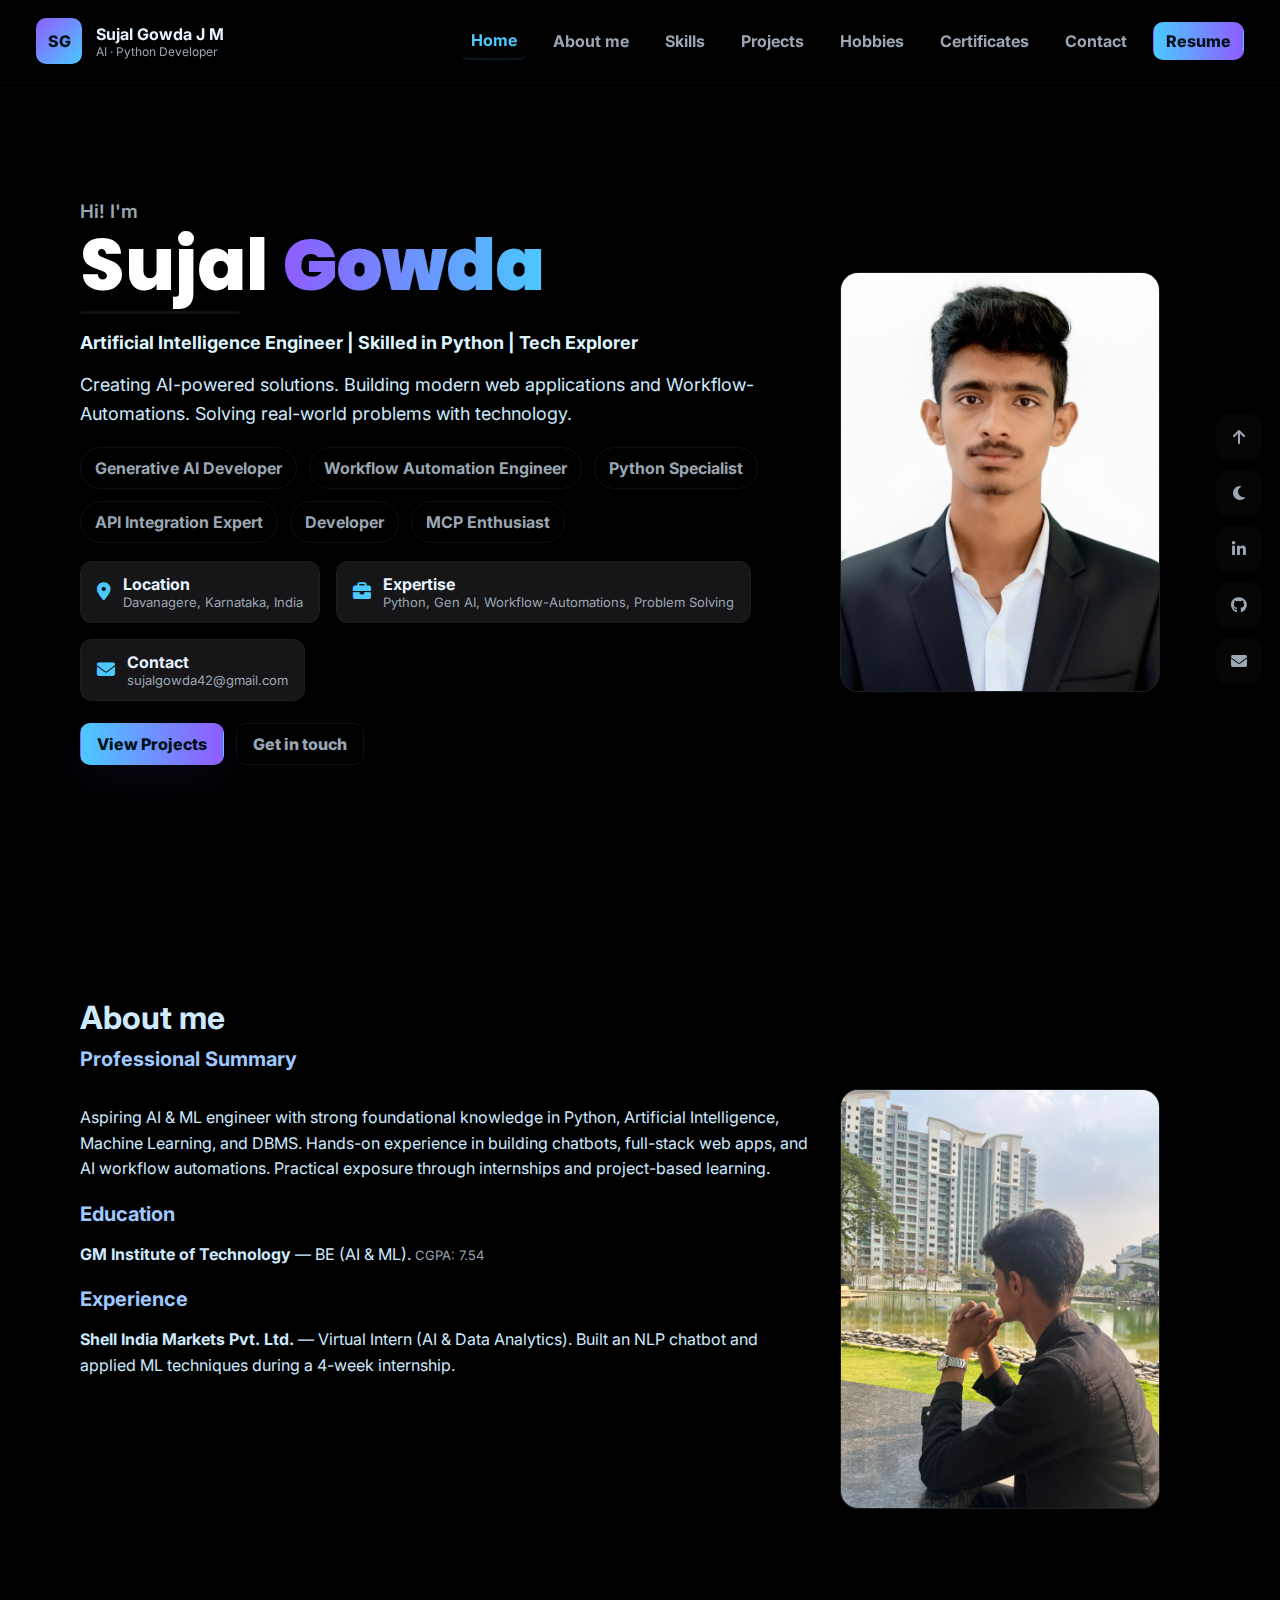
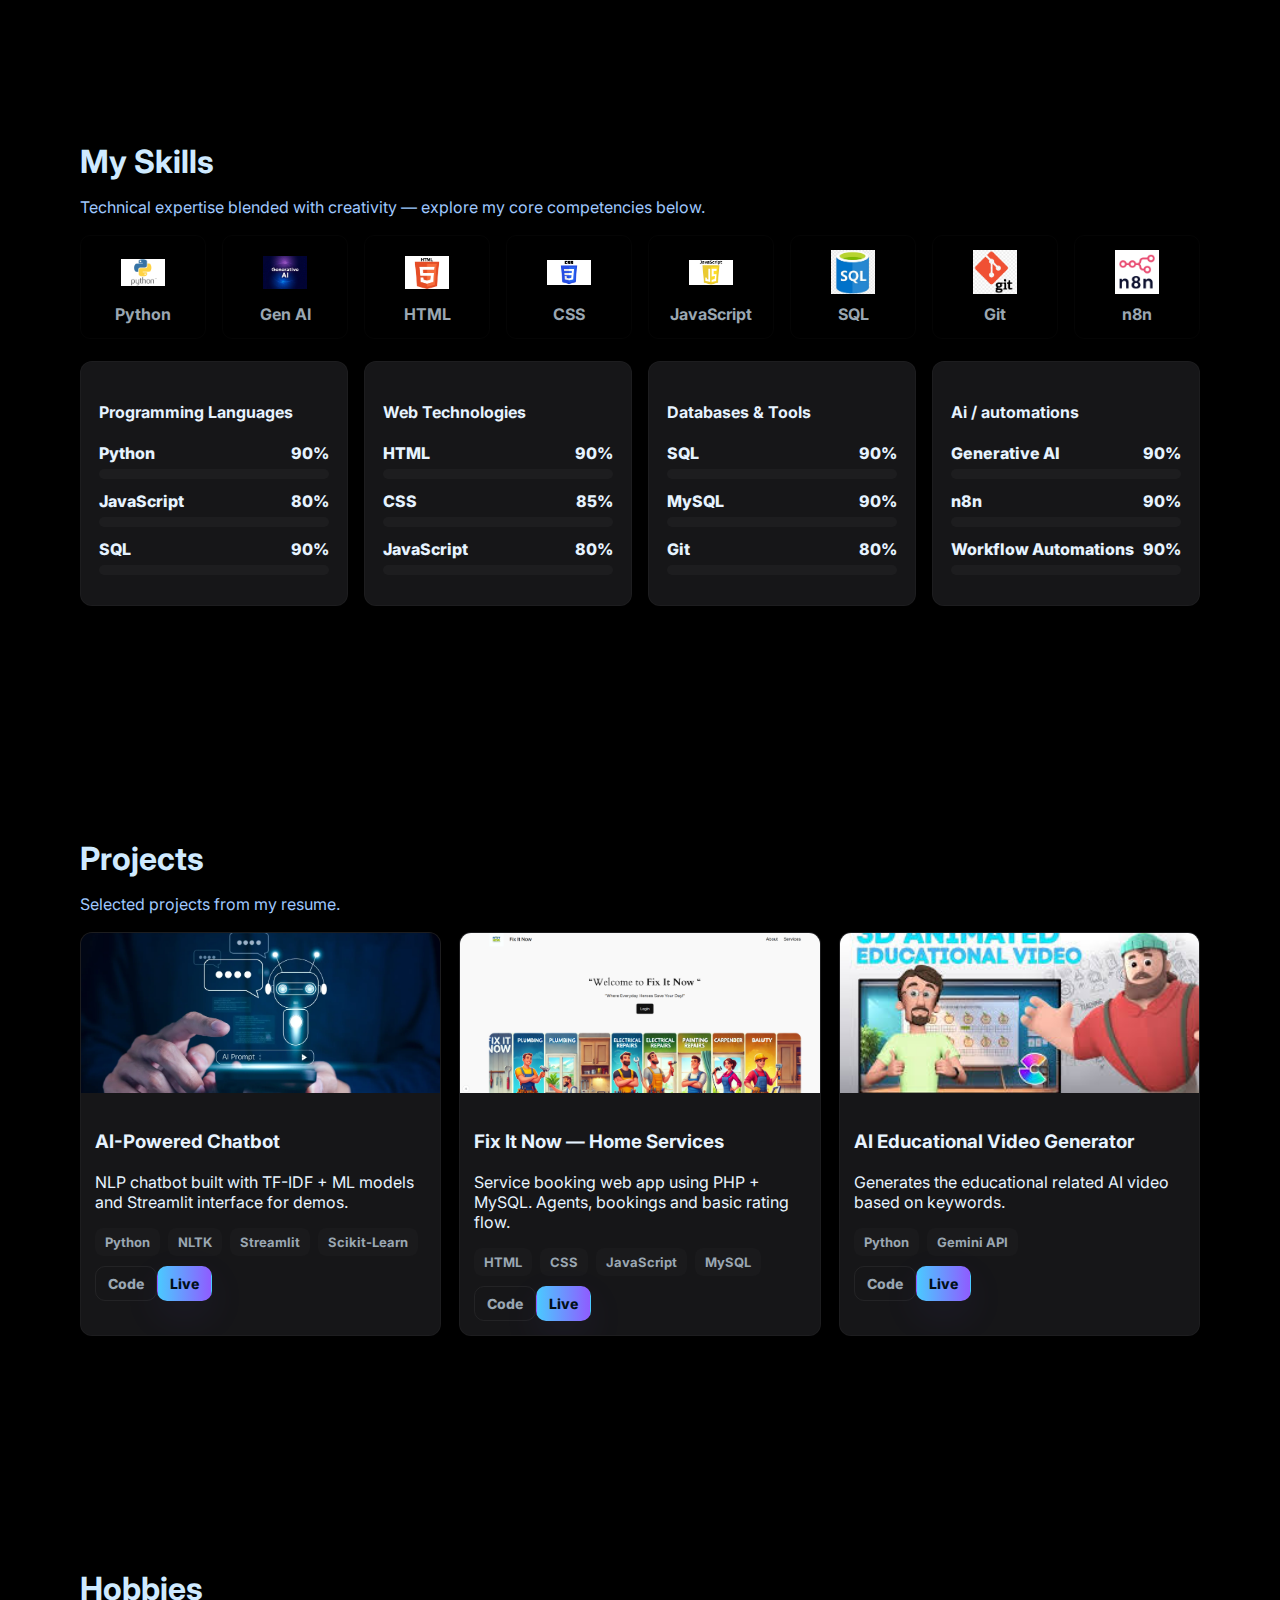
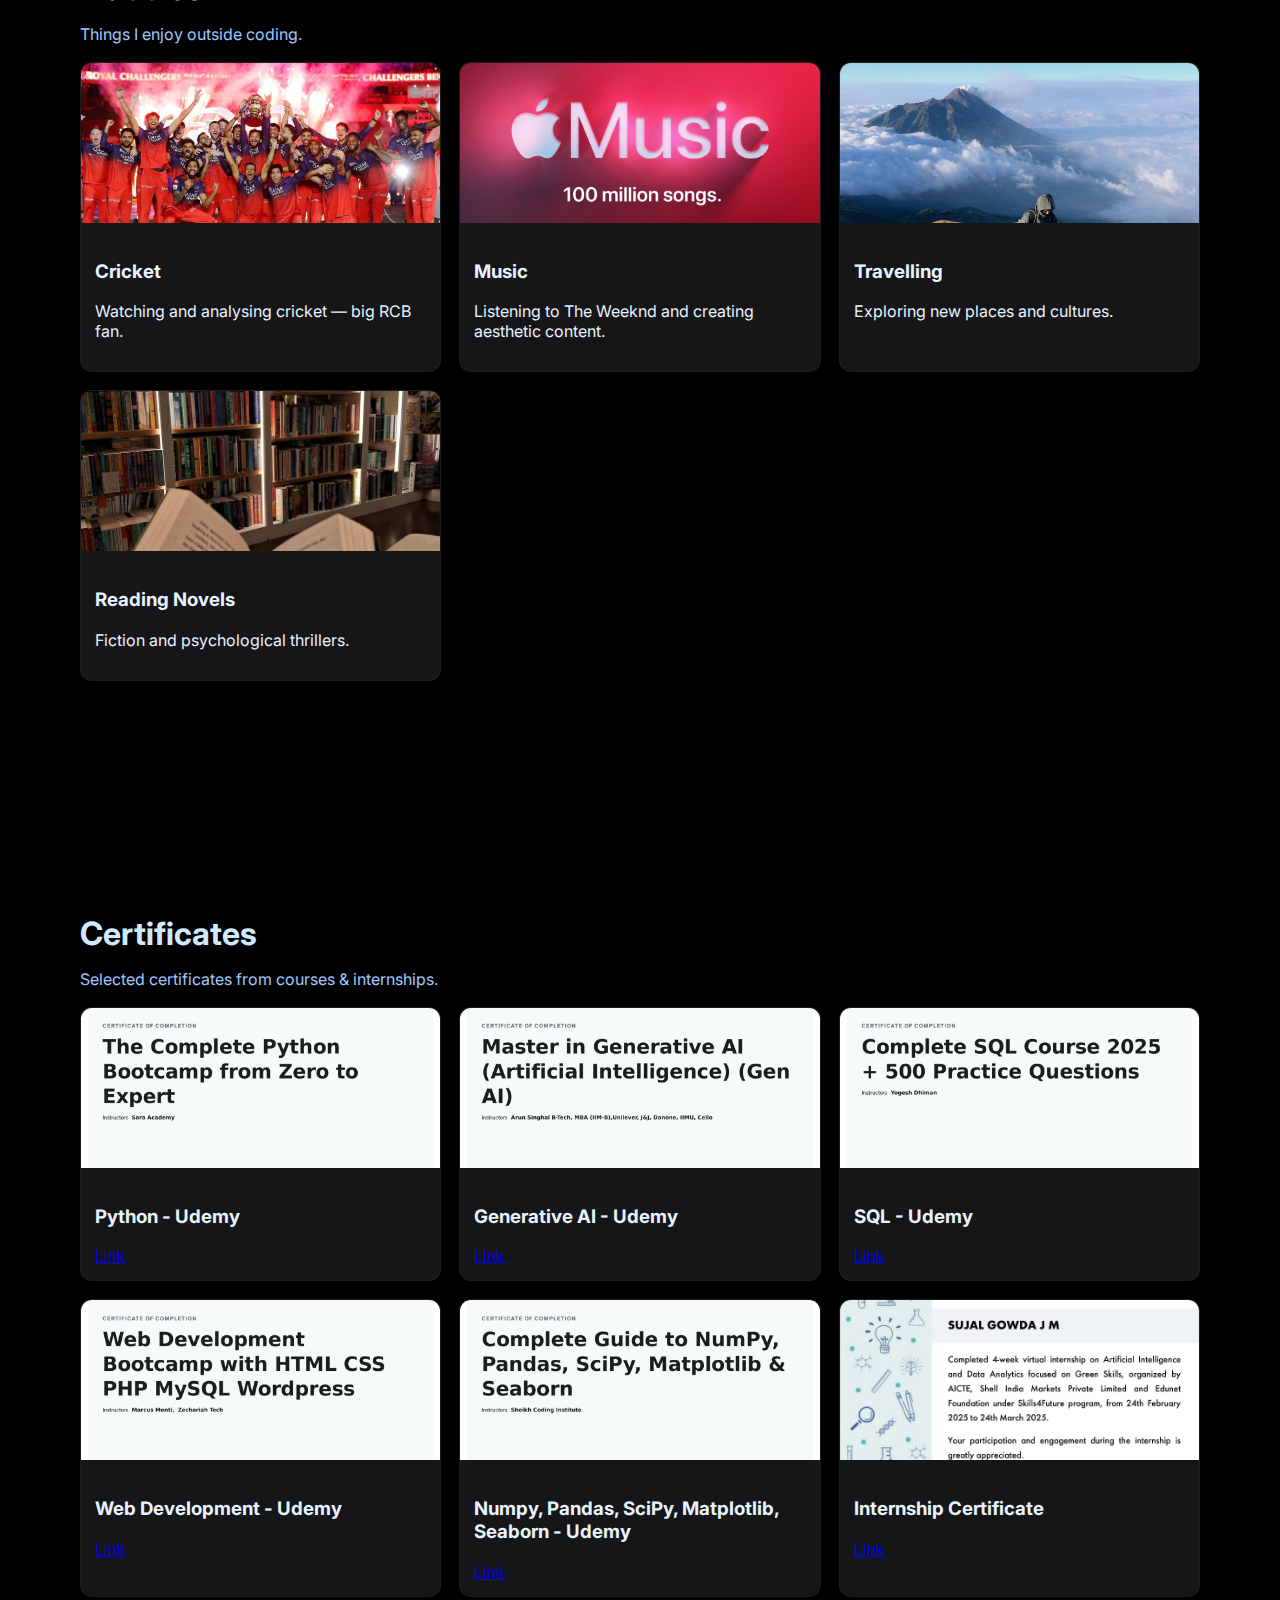
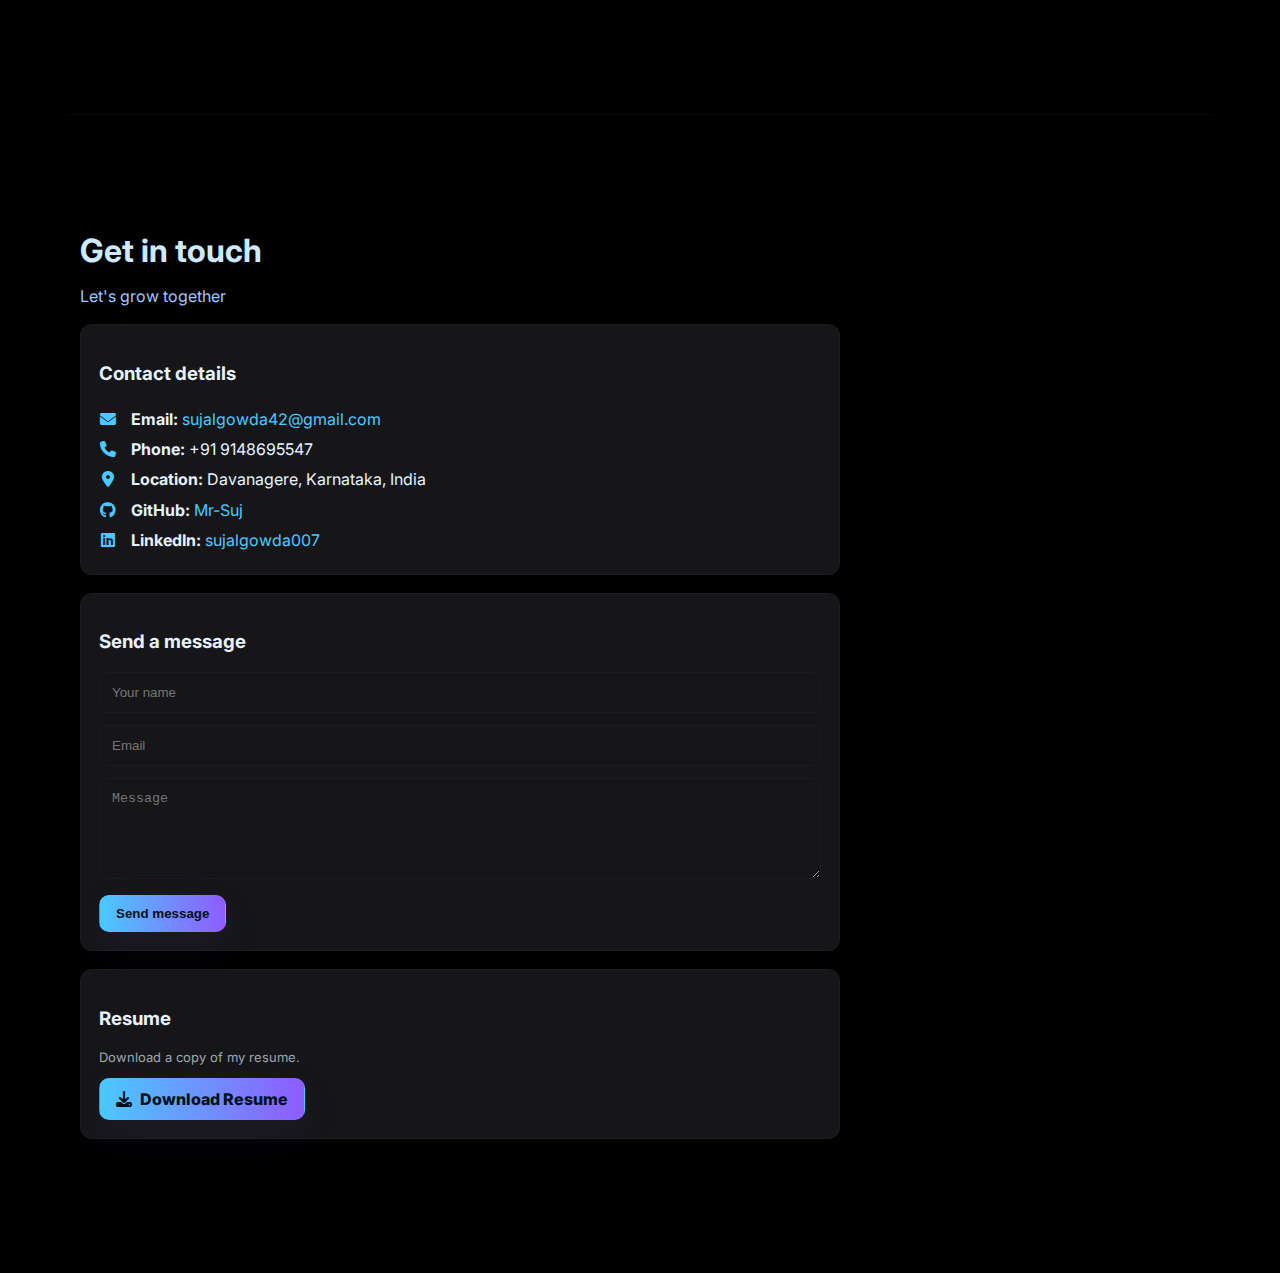
<file: index.html>
<!doctype html>
<html lang="en">
<head>
  <meta charset="utf-8" />
  <meta name="viewport" content="width=device-width,initial-scale=1" />
  <title>Sujal Gowda — Portfolio</title>

  <!-- Fonts & Icons -->
  <link href="https://fonts.googleapis.com/css2?family=Inter:wght@300;400;600;700;800&family=Poppins:wght@600;800&display=swap" rel="stylesheet">
  <link rel="stylesheet" href="https://cdnjs.cloudflare.com/ajax/libs/font-awesome/6.5.0/css/all.min.css" crossorigin="anonymous" />

  <link rel="stylesheet" href="styles.css" />
</head>
<body class="dark-mode"> <!-- default dark every load -->

  <!-- Top nav -->
  <header class="topbar">
    <div class="brand">
      <div class="logo">SG</div>
      <div class="meta">
        <div class="name">Sujal Gowda J M</div>
        <div class="sub">AI · Python Developer</div>
      </div>
    </div>

    <nav class="nav">
      <a href="#home" class="nav-link active">Home</a>
      <a href="#about" class="nav-link">About me</a>
      <a href="#skills" class="nav-link">Skills</a>
      <a href="#projects" class="nav-link">Projects</a>
      <a href="#hobbies" class="nav-link">Hobbies</a>
      <a href="#certificates" class="nav-link">Certificates</a>
      <a href="#contact" class="nav-link">Contact</a>
      <a href="#contact" class="btn resume">Resume</a>
    </nav>
  </header>

  <main id="main">

    <!-- HOME -->
    <section id="home" class="panel hero-panel">
      <div class="hero-inner panel-inner">
        <div class="hero-left">
          <h3 class="hi">Hi! I'm</h3>
          <h1 class="hero-title">
            <span class="first">Sujal</span>
            <span class="last gradient-name">Gowda</span>
          </h1>
          <hr class="title-underline" />
          <p class="subtitle">Artificial Intelligence Engineer | Skilled in Python | Tech Explorer</p>

          <p class="hero-desc">
            Creating AI-powered solutions. Building modern web applications and Workflow-Automations. Solving real-world problems with technology.
          </p>

          <div class="badges">
            <span class="pill">Generative AI Developer</span>
            <span class="pill">Workflow Automation Engineer</span>
            <span class="pill">Python Specialist</span>
            <span class="pill">API Integration Expert</span>
            <span class="pill">Developer</span>
            <span class="pill">MCP Enthusiast</span>
          </div>

          <div class="info-row">
            <div class="info-card">
              <i class="fa-solid fa-location-dot"></i>
              <div>
                <strong>Location</strong>
                <div class="muted">Davanagere, Karnataka, India</div>
              </div>
            </div>
            <div class="info-card">
              <i class="fa-solid fa-briefcase"></i>
              <div>
                <strong>Expertise</strong>
                <div class="muted">Python, Gen AI, Workflow-Automations, Problem Solving</div>
              </div>
            </div>
            <div class="info-card">
              <i class="fa-solid fa-envelope"></i>
              <div>
                <strong>Contact</strong>
                <div class="muted">sujalgowda42@gmail.com</div>
              </div>
            </div>
          </div>

          <div class="cta-row">
            <a href="#projects" class="btn primary">View Projects</a>
            <a href="#contact" class="btn outline">Get in touch</a>
          </div>
        </div>

        <div class="hero-right">
          <div class="portrait-wrapper">
            <!-- replace with your colored portrait -->
            <img src="img1.jpg" alt="portrait" class="portrait" />
          </div>
        </div>
      </div>
    </section>

    <!-- ABOUT -->
    <section id="about" class="panel about-panel">
      <div class="panel-inner">
        <h2 class="section-heading bigger-heading">About me</h2>
        <p class="section-subtitle pro-summary-title">Professional Summary</p>

        <div class="about-grid">
          <div class="about-text">
            <p class="about-paragraph">
              Aspiring AI & ML engineer with strong foundational knowledge in Python, Artificial Intelligence, Machine Learning, and DBMS.
              Hands-on experience in building chatbots, full-stack web apps, and AI workflow automations. Practical exposure through internships and project-based learning.
            </p>

            <h4 class="subheading">Education</h4>
            <p><strong>GM Institute of Technology</strong> — BE (AI &amp; ML). <span class="muted">CGPA: 7.54</span></p>

            <h4 class="subheading">Experience</h4>
            <p><strong>Shell India Markets Pvt. Ltd.</strong> — Virtual Intern (AI &amp; Data Analytics). Built an NLP chatbot and applied ML techniques during a 4-week internship.</p>
          </div>

          <div class="about-image">
            <div class="portrait-wrapper about-portrait align-top">
              <img src="img11.jpg" alt="portrait about" class="portrait" />
            </div>
          </div>
        </div>
      </div>
    </section>

    <!-- SKILLS -->
    <section id="skills" class="panel skills-panel">
      <div class="panel-inner">
        <h2 class="section-heading">My Skills</h2>
        <p class="section-lead">Technical expertise blended with creativity — explore my core competencies below.</p>

        <div class="icons-grid">
          <div class="icon-item"><img src="img2.jpg" alt="Python" /><span>Python</span></div>
          <div class="icon-item"><img src="img3.jpg" alt="JavaScript" /><span>Gen AI</span></div>
          <div class="icon-item"><img src="img4.jpg" alt="HTML" /><span>HTML</span></div>
          <div class="icon-item"><img src="img5.jpg" alt="CSS" /><span>CSS</span></div>
          <div class="icon-item"><img src="img6.jpg" alt="TensorFlow" /><span>JavaScript</span></div>
          <div class="icon-item"><img src="img7.jpg" alt="PyTorch" /><span>SQL</span></div>
          <div class="icon-item"><img src="img8.jpg" alt="MySQL" /><span>Git</span></div>
          <div class="icon-item"><img src="img9.jpg" alt="Git" /><span>n8n</span></div>
        </div>

        <div class="skills-grid">
          <div class="skill-card">
            <h4>Programming Languages</h4>
            <div class="skill-row">
              <label>Python <span class="pct">90%</span></label>
              <div class="progress" data-percent="95"><div class="bar"></div></div>
            </div>
            <div class="skill-row">
              <label>JavaScript <span class="pct">80%</span></label>
              <div class="progress" data-percent="80"><div class="bar"></div></div>
            </div>
            <div class="skill-row">
              <label>SQL <span class="pct">90%</span></label>
              <div class="progress" data-percent="85"><div class="bar"></div></div>
            </div>
          </div>

          <div class="skill-card">
            <h4>Web Technologies</h4>
            <div class="skill-row">
              <label>HTML <span class="pct">90%</span></label>
              <div class="progress" data-percent="95"><div class="bar"></div></div>
            </div>
            <div class="skill-row">
              <label>CSS <span class="pct">85%</span></label>
              <div class="progress" data-percent="90"><div class="bar"></div></div>
            </div>
            <div class="skill-row">
              <label>JavaScript <span class="pct">80%</span></label>
              <div class="progress" data-percent="85"><div class="bar"></div></div>
            </div>
          </div>

          <div class="skill-card">
            <h4>Databases & Tools</h4>
            <div class="skill-row">
              <label>SQL <span class="pct">90%</span></label>
              <div class="progress" data-percent="80"><div class="bar"></div></div>
            </div>
            <div class="skill-row">
              <label>MySQL <span class="pct">90%</span></label>
              <div class="progress" data-percent="75"><div class="bar"></div></div>
            </div>
            <div class="skill-row">
              <label>Git <span class="pct">80%</span></label>
              <div class="progress" data-percent="85"><div class="bar"></div></div>
            </div>
          </div>

          <div class="skill-card">
            <h4>Ai / automations </h4>
            <div class="skill-row">
              <label>Generative AI <span class="pct">90%</span></label>
              <div class="progress" data-percent="70"><div class="bar"></div></div>
            </div>
            <div class="skill-row">
              <label>n8n <span class="pct">90%</span></label>
              <div class="progress" data-percent="75"><div class="bar"></div></div>
            </div>
            <div class="skill-row">
              <label>Workflow Automations <span class="pct">90%</span></label>
              <div class="progress" data-percent="80"><div class="bar"></div></div>
            </div>
          </div>
        </div>
      </div>
    </section>

    <!-- PROJECTS -->
    <section id="projects" class="panel projects-panel">
      <div class="panel-inner">
        <h2 class="section-heading">Projects</h2>
        <p class="section-lead">Selected projects from my resume.</p>

        <div class="project-grid">
          <article class="project-card">
            <div class="proj-media"><img src="proj1.jpg" alt="proj1"></div>
            <div class="proj-body">
              <h3>AI-Powered Chatbot</h3>
              <p class="proj-desc">NLP chatbot built with TF-IDF + ML models and Streamlit interface for demos.</p>
              <div class="tags"><span class="tag">Python</span><span class="tag">NLTK</span><span class="tag">Streamlit</span><span class="tag">Scikit-Learn</span></div>
              <div class="proj-actions"><a class="btn small outline" href="#">Code</a><a class="btn small primary" href="#">Live</a></div>
            </div>
          </article>

          <article class="project-card">
            <div class="proj-media"><img src="proj2.jpg" alt="proj2"></div>
            <div class="proj-body">
              <h3>Fix It Now — Home Services</h3>
              <p class="proj-desc">Service booking web app using PHP + MySQL. Agents, bookings and basic rating flow.</p>
              <div class="tags"><span class="tag">HTML</span><span class="tag">CSS</span><span class="tag">JavaScript</span><span class="tag">MySQL</span></div>
              <div class="proj-actions"><a class="btn small outline" href="#">Code</a><a class="btn small primary" href="https://fixitnow7.wordpress.com/">Live</a></div>
            </div>
          </article>

          <article class="project-card">
            <div class="proj-media"><img src="proj3.jpg" alt="proj3"></div>
            <div class="proj-body">
              <h3>AI Educational Video Generator
              </h3>
              <p class="proj-desc">Generates the educational related AI video based on keywords.</p>
              <div class="tags"><span class="tag">Python</span><span class="tag">Gemini API</span></div>
              <div class="proj-actions"><a class="btn small outline" href="#">Code</a><a class="btn small primary" href="#">Live</a></div>
            </div>
          </article>
        </div>
      </div>
    </section>

    <!-- HOBBIES -->
    <section id="hobbies" class="panel hobbies-panel">
      <div class="panel-inner">
        <h2 class="section-heading">Hobbies</h2>
        <p class="section-lead">Things I enjoy outside coding.</p>

        <div class="project-grid">
          <article class="project-card">
            <div class="proj-media"><img src="hobby1.jpg" alt="hobby"></div>
            <div class="proj-body"><h3>Cricket</h3><p class="proj-desc">Watching and analysing cricket — big RCB fan.</p></div>
          </article>

          <article class="project-card">
            <div class="proj-media"><img src="hobby2.jpg" alt="music"></div>
            <div class="proj-body"><h3>Music</h3><p class="proj-desc">Listening to The Weeknd and creating aesthetic content.</p></div>
          </article>

          <article class="project-card">
            <div class="proj-media"><img src="hobby3.jpg" alt="travelling"></div>
            <div class="proj-body"><h3>Travelling</h3><p class="proj-desc">Exploring new places and cultures.</p></div>
          </article>

          <article class="project-card">
            <div class="proj-media"><img src="hobby4.jpg" alt="reading"></div>
            <div class="proj-body"><h3>Reading Novels</h3><p class="proj-desc">Fiction and psychological thrillers.</p></div>
          </article>
        </div>
      </div>
    </section>

    <!-- CERTIFICATES -->
    <section id="certificates" class="panel certificates-panel">
      <div class="panel-inner">
        <h2 class="section-heading">Certificates</h2>
        <p class="section-lead">Selected certificates from courses & internships.</p>

        <div class="project-grid">
          <article class="project-card"><div class="proj-media"><img src="cert1.jpg" alt="cert1"></div><div class="proj-body"><h3>Python - Udemy</h3><a href="https://www.udemy.com/certificate/UC-86a558b1-6482-4831-97c3-cb7aab0b30c6/" target="_blank">Link </a></div></article>
          <article class="project-card"><div class="proj-media"><img src="cert2.jpg" alt="cert2"></div><div class="proj-body"><h3>Generative AI - Udemy</h3><a href="https://www.udemy.com/certificate/UC-e08e508b-84a3-4331-bbf5-03b005567298/" target="_blank">Link </a></div></article>
          <article class="project-card"><div class="proj-media"><img src="cert3.jpg" alt="cert3"></div><div class="proj-body"><h3>SQL - Udemy</h3><a href="https://www.udemy.com/certificate/UC-91733ab5-d1d9-4884-920b-278d46595653/" target="_blank">Link </a></div></article>

          <!-- placeholders -->
          <article class="project-card"><div class="proj-media"><img src="cert4.jpg" alt="cert4"></div><div class="proj-body"><h3>Web Development - Udemy</h3><a href="https://www.udemy.com/certificate/UC-69585b79-2b1a-421b-b4e3-ac758dd4fd77/" target="_blank">Link </a></div></article>
          <article class="project-card"><div class="proj-media"><img src="cert5.jpg" alt="cert5"></div><div class="proj-body"><h3>Numpy, Pandas, SciPy, Matplotlib, Seaborn - Udemy</h3><a href="https://www.udemy.com/certificate/UC-2af8d5ab-5a3a-45be-91ce-41ac908097cd/" target="_blank">Link </a></div></article>
          <article class="project-card"><div class="proj-media"><img src="cert6.jpg" alt="cert6"></div><div class="proj-body"><h3>Internship Certificate</h3><a href="https://drive.google.com/file/d/1x5lC3-EeiNN5pr9xHNrGLzn2cRXWMsxS/view" target="_blank">Link </a></div></article>
        </div>
      </div>
    </section>

    <!-- CONTACT + RESUME (STACKED) -->
    <section id="contact" class="panel contact-panel">
      <div class="panel-inner">
        <h2 class="section-heading">Get in touch</h2>
        <p class="section-lead">Let's grow together</p>

        <div class="contact-stack">
          <div class="contact-details card">
            <h3>Contact details</h3>
            <ul class="contact-list">
              <li><i class="fa-solid fa-envelope contact-icon"></i> <strong>Email:</strong> <a href="mailto:sujalgowda42@gmail.com">sujalgowda42@gmail.com</a></li>
              <li><i class="fa-solid fa-phone contact-icon"></i> <strong>Phone:</strong> +91 9148695547</li>
              <li><i class="fa-solid fa-location-dot contact-icon"></i> <strong>Location:</strong> Davanagere, Karnataka, India</li>
              <li><i class="fa-brands fa-github contact-icon"></i> <strong>GitHub:</strong> <a href="https://github.com/Mr-Suj" target="_blank">Mr-Suj</a></li>
              <li><i class="fa-brands fa-linkedin contact-icon"></i> <strong>LinkedIn:</strong> <a href="https://www.linkedin.com/in/sujalgowda007/" target="_blank">sujalgowda007</a></li>
            </ul>
          </div>

          <div class="contact-form card">
            <h3>Send a message</h3>
            <form action="https://formsubmit.co/sujalgowda42@gmail.com" method="POST" class="contact-form">
    
    <!-- disable captcha -->
    <input type="hidden" name="_captcha" value="false">

    <!-- email subject -->
    <input type="hidden" name="_subject" value="New message from your portfolio website">

    <!-- redirect after submit -->
    <input type="hidden" name="_next" value="https://mr-suj.github.io/sujal/thankyou.html">

    <input type="text" name="name" placeholder="Your name" required>
    <input type="email" name="email" placeholder="Email" required>
    <textarea name="message" placeholder="Message" rows="5" required></textarea>

    <button type="submit" class="btn primary">Send message</button>
</form>

          </div>

          <div class="resume-card card">
            <h3>Resume</h3>
            <p class="muted">Download a copy of my resume.</p>
            <a href="resume.pdf" download class="btn primary download-btn"><i class="fa-solid fa-download"></i> Download Resume</a>
          </div>
        </div>
      </div>
    </section>

  </main>

  <!-- Floating social + theme toggle -->
  <div class="floating-icons">
    <a href="#home" class="fi" title="Top"><i class="fa-solid fa-arrow-up"></i></a>

    <!-- THEME TOGGLE: start dark by default. Click to switch to light. -->
    <a href="#" class="fi theme-toggle" title="Toggle Theme" id="themeToggle"><i class="fa-solid fa-moon" id="themeIcon"></i></a>

    <a href="https://www.linkedin.com/in/sujalgowda007/" target="_blank" class="fi" title="LinkedIn"><i class="fab fa-linkedin-in"></i></a>
    <a href="https://github.com/Mr-Suj" target="_blank" class="fi" title="GitHub"><i class="fab fa-github"></i></a>
    <a href="mailto:sujalgowda42@gmail.com" target="_blank" class="fi" title="Email"><i class="fa-solid fa-envelope"></i></a>
  </div>

  <script src="script.js"></script>
</body>
</html>
</file>
<file: styles.css>
:root{
  /* base variables (dark text colors kept as requested for dark theme UI) */
  --bg-dark: #000000;      /* full black page background */
  --card-dark: #161618;    /* cards in dark mode (deep gray) */
  --muted-dark: #9aa7b2;
  --accent: #4BC9FF;
  --accent-2: #8F5CFF;
  --glass: rgba(255,255,255,0.03);
  --radius:14px;
  --gap-large:140px;
  font-family: 'Inter', system-ui, -apple-system, 'Segoe UI', Roboto, Arial;
}

/* ---------- LIGHT THEME VARIABLES ---------- */
body.light-theme{
  --bg-light: #f5f6fa;       /* chosen by you */
  --card-light: #ffffff;
  --muted-light: #475861;    /* readable muted */
  --text-light: #1a1a1a;
}

/* reset & base */
*{box-sizing:border-box}
html,body{height:100%;scroll-behavior:smooth}
body{
  margin:0;
  background: var(--bg-dark); /* default black full page */
  color:#e6f3ff;
  -webkit-font-smoothing:antialiased;
  -moz-osx-font-smoothing:grayscale;
  transition: background-color 280ms ease, color 280ms ease;
}

/* WHEN LIGHT THEME ACTIVE */
body.light-theme{
  background: var(--bg-light);
  color: var(--text-light);
}

/* topbar */
.topbar{
  position:sticky;top:0;z-index:90;display:flex;justify-content:space-between;align-items:center;padding:18px 36px;background:transparent;border-bottom:1px solid rgba(255,255,255,0.03);
}
.brand{display:flex;align-items:center;gap:14px}
.logo{width:46px;height:46px;border-radius:10px;background:linear-gradient(135deg,var(--accent-2),var(--accent));display:flex;align-items:center;justify-content:center;font-weight:800;color:#021018}
.meta .name{font-weight:700}
.meta .sub{font-size:12px;color:var(--muted-dark)}
.nav{display:flex;gap:16px;align-items:center}
.nav-link{color:var(--muted-dark);text-decoration:none;font-weight:700;padding:8px 10px;border-radius:8px;transition:all .14s ease}
.nav-link:hover{color:var(--accent);text-decoration:none;border-bottom:2px solid rgba(76,195,255,0.08)}
.nav-link.active{color:var(--accent);border-bottom:2px solid rgba(76,195,255,0.12)}
.btn.resume{background:linear-gradient(90deg,var(--accent),var(--accent-2));color:#021018;padding:8px 12px;border-radius:10px;text-decoration:none}

/* main */
main{max-width:1200px;margin:0 auto;padding:0 28px}

/* panels spacing */
.panel{
  padding-top:calc(var(--gap-large) / 1.2);
  padding-bottom:calc(var(--gap-large) / 1.2);
  width:100%;
}
.panel-inner{max-width:1120px;margin:0 auto}

/* HERO */
.hero-panel .hero-inner{display:grid;grid-template-columns:1fr 360px;gap:40px;align-items:center}
.hi{color:var(--muted-dark);margin:0;font-weight:600}
.hero-title{font-family:'Poppins', Arial;font-size:72px;line-height:0.95;margin:8px 0 8px}
.hero-title .first{color:#ffffff;font-weight:800}
.gradient-name{
  background:linear-gradient(90deg,var(--accent-2),var(--accent));
  -webkit-background-clip:text;background-clip:text;color:transparent;font-weight:900;
  -webkit-text-stroke: 0.2px rgba(0,0,0,0.12);
}
.title-underline{width:160px;border:0;height:3px;background:rgba(255,255,255,0.06);margin:12px 0 18px;border-radius:4px}
.subtitle{color:#dff6ff;font-weight:700;font-size:18px;margin:0 0 18px}
.hero-desc{color:#cfeaff;max-width:680px;font-size:18px;margin-bottom:18px;line-height:1.6}

/* Light theme hero text adjustments */
body.light-theme .hi{color:var(--muted-light)}
body.light-theme .hero-title .first{color:var(--text-light)}
body.light-theme .subtitle{color:#3b82f6} /* blue subtitle on light */

/* badges */
.badges{display:flex;flex-wrap:wrap;gap:12px;margin-bottom:18px}
.pill{padding:10px 14px;border-radius:999px;border:1.5px solid rgba(255,255,255,0.06);color:var(--muted-dark);font-weight:700;background:transparent;transition:all .14s}
.pill:hover{box-shadow:0 12px 30px rgba(76,195,255,0.06);transform:translateY(-6px);color:var(--accent)}

/* information cards row */
.info-row{display:flex;gap:16px;margin:18px 0 22px;flex-wrap:wrap}
.info-card{display:flex;gap:12px;align-items:center;padding:12px 16px;border-radius:12px;background:var(--card-dark);border:1px solid rgba(255,255,255,0.03)}
.info-card i{font-size:18px;color:var(--accent)}
.muted{color:var(--muted-dark);font-size:13px}

/* When light theme active, override muted and card colors */
body.light-theme .muted{color:var(--muted-light)}
body.light-theme .info-card{background:var(--card-light);border-color:rgba(0,0,0,0.06)}

/* CTA */
.cta-row{display:flex;gap:12px;margin-top:8px}
.btn{display:inline-flex;align-items:center;gap:8px;padding:10px 16px;border-radius:10px;font-weight:800;text-decoration:none;border:1px solid transparent;cursor:pointer;transition:all .18s ease}
.btn.small{padding:8px 12px;font-size:14px}
.btn.primary{background:linear-gradient(90deg,var(--accent),var(--accent-2));color:#021018;box-shadow:0 14px 40px rgba(109,92,255,0.08)}
.btn.outline{background:transparent;border:1px solid rgba(255,255,255,0.06);color:var(--muted-dark)}
.btn:hover{transform:translateY(-6px);box-shadow:0 24px 60px rgba(76,195,255,0.12)}

/* portrait - color preserved */
.portrait-wrapper{width:320px;height:420px;border-radius:18px;background:var(--card-dark);display:flex;align-items:center;justify-content:center;overflow:hidden;border:1px solid rgba(255,255,255,0.03);box-shadow:0 8px 40px rgba(0,0,0,0.5)}
.portrait{width:100%;height:100%;object-fit:cover;display:block;filter:none}

/* ABOUT layout & sizes */
.bigger-heading{font-size:38px}
.section-subtitle.pro-summary-title{font-size:20px;color:#9fc8ff;margin-top:6px;margin-bottom:18px;font-weight:700}
.about-grid{display:grid;grid-template-columns:1fr 360px;gap:28px;align-items:start;margin-top:18px}
.about-text p{line-height:1.6;color:#cfeaff}
.subheading{font-size:20px;color:#9fc8ff;margin-top:20px;margin-bottom:8px;font-weight:700}

/* Align portrait top with text (fix you reported) */
.about-portrait.align-top{align-self:flex-start}
.about-portrait .portrait-wrapper{width:300px;height:360px}

/* Skills */
.section-heading{font-size:32px;margin:0 0 10px;color:#cfeaff}
.section-lead{color:#9fc8ff;margin-bottom:18px}
.icons-grid{display:grid;grid-template-columns:repeat(auto-fit,minmax(110px,1fr));gap:16px;margin-bottom:22px}
.icon-item{display:flex;flex-direction:column;align-items:center;gap:10px;padding:14px;border-radius:10px;background:transparent;border:1px solid rgba(255,255,255,0.02);transition:transform .14s, box-shadow .14s}
.icon-item img{width:44px;height:44px;object-fit:contain}
.icon-item span{font-weight:700;color:var(--muted-dark)}
.icon-item:hover{transform:scale(1.06);box-shadow:0 20px 50px rgba(143,92,255,0.08);filter:brightness(1.03)}

/* progress cards */
.skills-grid{display:grid;grid-template-columns:repeat(auto-fit,minmax(240px,1fr));gap:16px}
.skill-card{background:var(--card-dark);padding:18px;border-radius:12px;border:1px solid rgba(255,255,255,0.03)}
.skill-row{margin:12px 0}
.skill-row label{display:flex;justify-content:space-between;font-weight:800;margin-bottom:6px}
.progress{height:10px;background:rgba(255,255,255,0.03);border-radius:999px;overflow:hidden}
.progress .bar{height:100%;background:linear-gradient(90deg,var(--accent),var(--accent-2));width:0;transition:width 1.2s cubic-bezier(.25,.8,.25,1)}

/* projects */
.project-grid{display:grid;grid-template-columns:repeat(auto-fit,minmax(280px,1fr));gap:18px}
.project-card{background:var(--card-dark);border-radius:12px;overflow:hidden;border:1px solid rgba(255,255,255,0.03);transition:transform .18s ease, box-shadow .18s ease}
.project-card:hover{transform:translateY(-10px) scale(1.02);box-shadow:0 40px 100px rgba(14,47,83,0.32)}
.proj-media img{width:100%;height:160px;object-fit:cover}
.proj-body{padding:14px}
.tags{display:flex;gap:8px;flex-wrap:wrap;margin-bottom:10px}
.tag{background:rgba(255,255,255,0.02);padding:6px 10px;border-radius:8px;color:var(--muted-dark);font-weight:700;font-size:13px}

/* certificates / hobbies use same project-card style */

/* generic card */
.card{padding:18px;border-radius:12px;background:var(--card-dark);border:1px solid rgba(255,255,255,0.03);margin-bottom:18px}

/* CONTACT — STRONG CLEAN CUT BACKGROUND */
.contact-panel{
  background: #000000; /* strong clean cut in dark mode */
  border-top: 1px solid rgba(255,255,255,0.03);
}
body.light-theme .contact-panel{
  background: var(--card-light);
  border-top: 1px solid rgba(0,0,0,0.06);
}

/* contact stack */
.contact-stack{display:block;max-width:760px;margin-top:12px}
.contact-list{list-style:none;padding:0;margin:0;line-height:1.9}
.contact-list a{color:var(--accent);text-decoration:none}
.contact-form input, .contact-form textarea{width:100%;padding:12px;border-radius:10px;border:1px solid rgba(255,255,255,0.03);background:transparent;color:inherit;margin-bottom:12px}
.contact-icon{width:18px;text-align:center;margin-right:10px;color:var(--accent)}

/* floating icons */
.floating-icons{position:fixed;right:18px;top:46vh;display:flex;flex-direction:column;gap:10px;z-index:50}
.fi{display:inline-flex;width:46px;height:46px;border-radius:12px;align-items:center;justify-content:center;background:rgba(255,255,255,0.02);color:var(--muted-dark);text-decoration:none;transition:transform .14s, background .14s}
.fi:hover{transform:translateX(-6px);background:linear-gradient(135deg,var(--accent),var(--accent-2));color:#021018}

/* theme fade helper */
body.theme-fade * {
  transition: background-color 280ms ease, color 280ms ease, border-color 280ms ease, box-shadow 280ms ease, opacity 280ms ease;
  will-change: background-color, color, opacity;
}

/* responsive tweaks */
@media (max-width:1000px){ .hero-panel .hero-inner{grid-template-columns:1fr 260px} .about-grid{grid-template-columns:1fr} }
@media (max-width:820px){
  .topbar{padding:12px}
  .nav{display:none}
  .hero-title{font-size:44px}
  .portrait-wrapper{width:260px;height:320px;margin:18px auto}
  .icons-grid{grid-template-columns:repeat(4,1fr)}
  .project-grid{grid-template-columns:repeat(1,1fr)}
  main{padding:0 14px}
}
</file>
